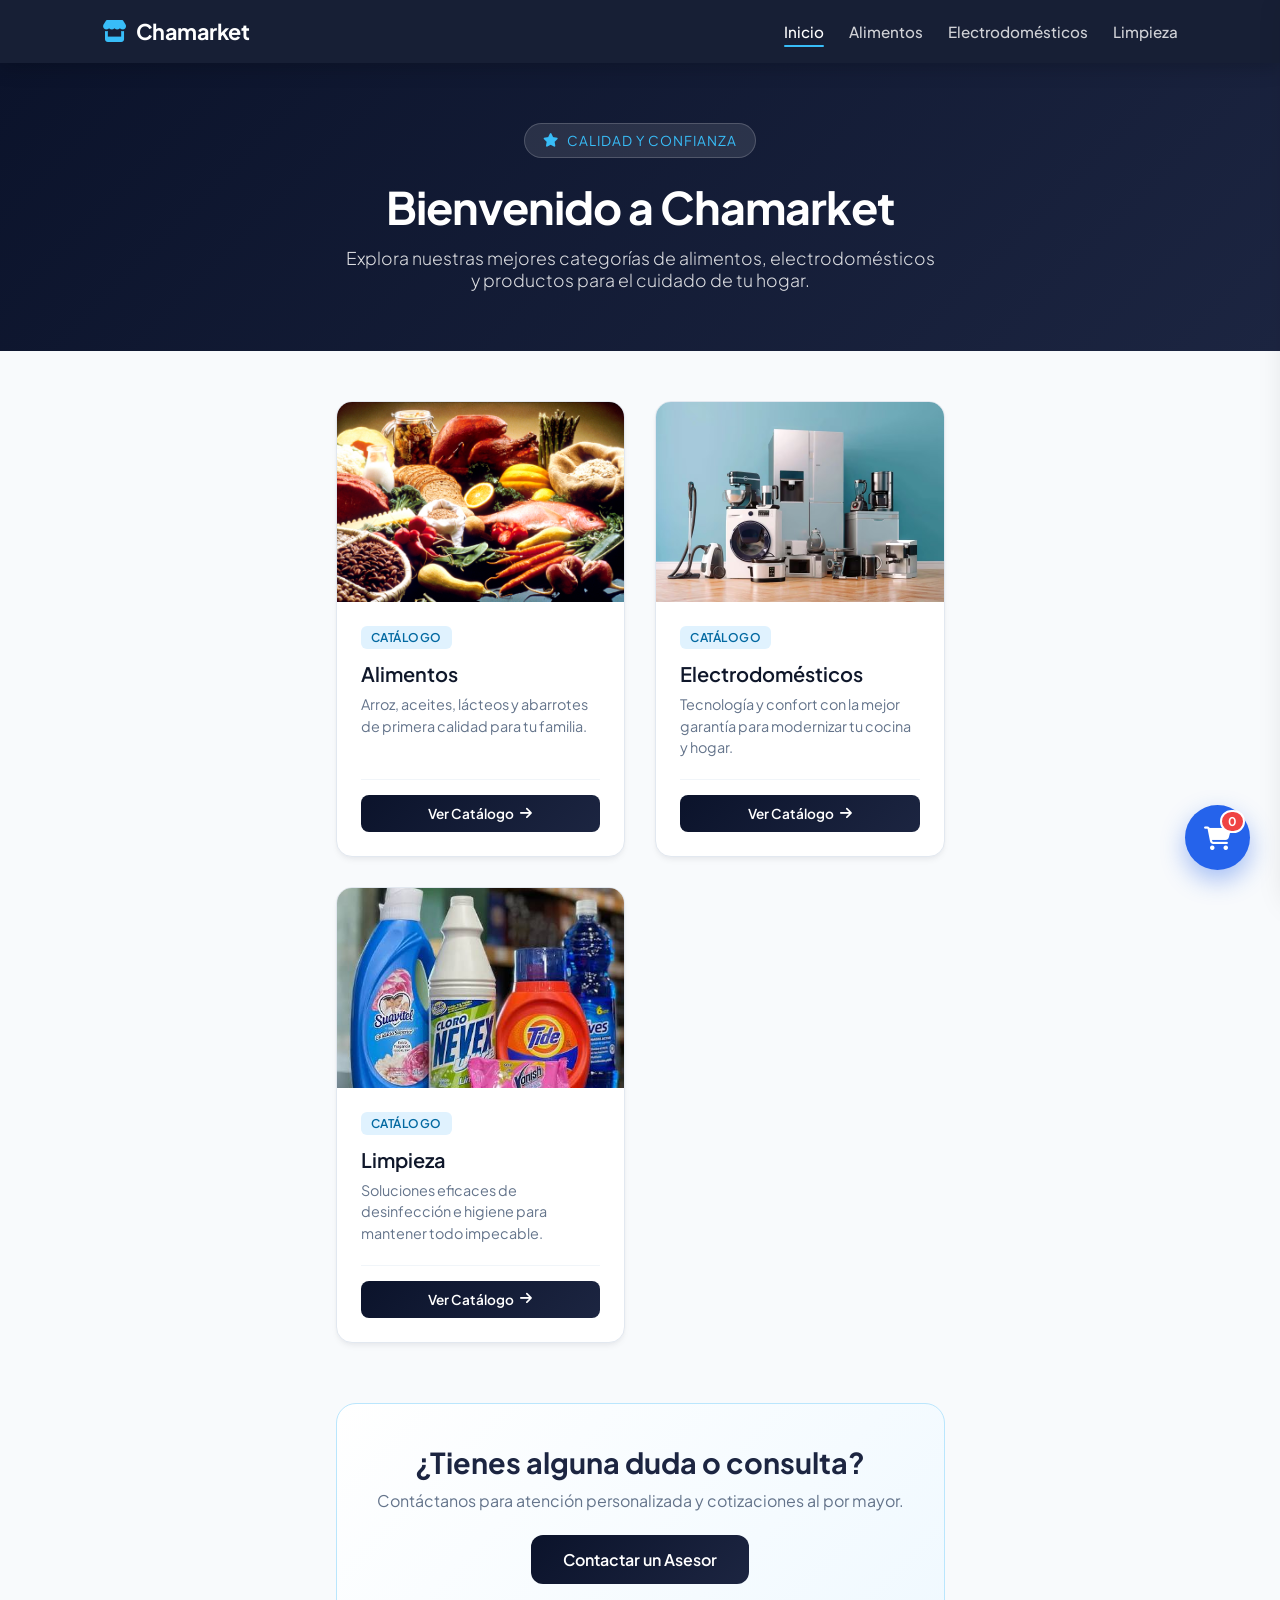
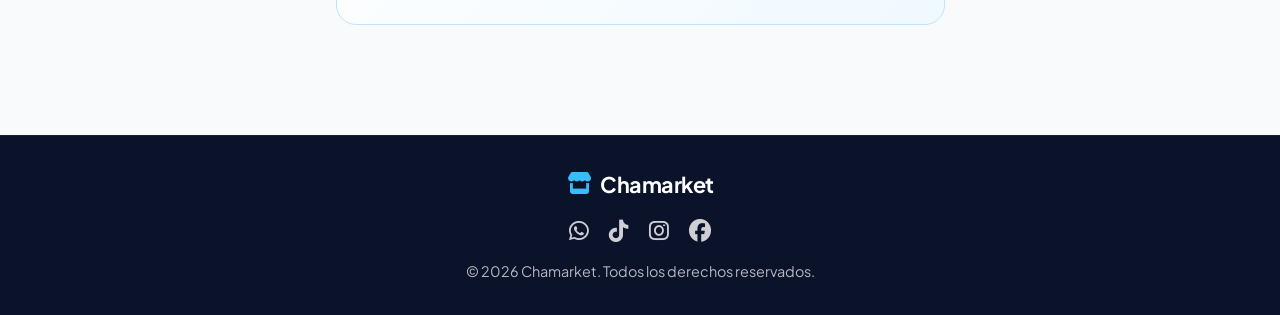
<file: index.html>
<!DOCTYPE html>
<html lang="es">
<head>
  <meta charset="UTF-8">
  <meta name="viewport" content="width=device-width, initial-scale=1.0">
  <title>Chamarket - Catálogos para el Hogar</title>
  <link rel="stylesheet" href="https://cdnjs.cloudflare.com/ajax/libs/font-awesome/6.4.0/css/all.min.css">
  <link href="https://fonts.googleapis.com/css2?family=Plus+Jakarta+Sans:wght@300;400;500;600;700&display=swap" rel="stylesheet">
  <link rel="stylesheet" href="css/estilos.css">
  <script src="js/script.js" defer></script>
</head>
<body>

  <header>
    <a href="index.html" class="logo">
      <i class="fa-solid fa-store"></i> Chamarket
    </a>
    <nav>
      <a href="index.html" class="active">Inicio</a>
      <a href="alimentos.html">Alimentos</a>
      <a href="electrodomesticos.html">Electrodomésticos</a>
      <a href="limpieza.html">Limpieza</a>
    </nav>
  </header>

  <section class="hero">
    <div class="hero-badge">
      <i class="fa-solid fa-star"></i> Calidad y Confianza
    </div>
    <h1>Bienvenido a Chamarket</h1>
    <p>Explora nuestras mejores categorías de alimentos, electrodomésticos y productos para el cuidado de tu hogar.</p>
  </section>

  <main class="container">
    <div class="products-grid">

      <!-- Tarjeta 1 -->
      <div class="product-card">
        <div class="product-image">
            <img src="img/alimentos.jpg" alt="Sección de Alimentos">
        </div>
        <div class="product-info">
          <span class="badge">Catálogo</span>
          <h3 class="product-title">Alimentos</h3>
          <p class="product-description">Arroz, aceites, lácteos y abarrotes de primera calidad para tu familia.</p>
          <div class="product-footer">
            <a href="alimentos.html" class="btn-consultar" style="width: 100%; justify-content: center;">Ver Catálogo <i class="fa-solid fa-arrow-right"></i></a>
          </div>
        </div>
      </div>

      <!-- Tarjeta 2 -->
      <div class="product-card">
        <div class="product-image">
          <img src="img/electrodomesticos.jpg" alt="Sección de Electrodomésticos">
        </div>
        <div class="product-info">
          <span class="badge">Catálogo</span>
          <h3 class="product-title">Electrodomésticos</h3>
          <p class="product-description">Tecnología y confort con la mejor garantía para modernizar tu cocina y hogar.</p>
          <div class="product-footer">
            <a href="electrodomesticos.html" class="btn-consultar" style="width: 100%; justify-content: center;">Ver Catálogo <i class="fa-solid fa-arrow-right"></i></a>
          </div>
        </div>
      </div>

      <!-- Tarjeta 3 -->
      <div class="product-card">
        <div class="product-image">
          <img src="img/limpieza.jpg" alt="Sección de Limpieza">
        </div>
        <div class="product-info">
          <span class="badge">Catálogo</span>
          <h3 class="product-title">Limpieza</h3>
          <p class="product-description">Soluciones eficaces de desinfección e higiene para mantener todo impecable.</p>
          <div class="product-footer">
            <a href="limpieza.html" class="btn-consultar" style="width: 100%; justify-content: center;">Ver Catálogo <i class="fa-solid fa-arrow-right"></i></a>
          </div>
        </div>
      </div>

    </div>

    <section class="contact-card">
      <h2>¿Tienes alguna duda o consulta?</h2>
      <p>Contáctanos para atención personalizada y cotizaciones al por mayor.</p>
      <a href="consulta.html" class="btn-consultar btn-lg">Contactar un Asesor</a>
    </section>
  </main>

  <footer>
    <div class="logo">
      <i class="fa-solid fa-store"></i> Chamarket
    </div>
    <div class="social-links">
      <a href="https://www.whatsapp.com" target="_blank" rel="noopener noreferrer" title="WhatsApp"><i class="fa-brands fa-whatsapp"></i></a>
      <a href="https://www.tiktok.com" target="_blank" rel="noopener noreferrer" title="TikTok"><i class="fa-brands fa-tiktok"></i></a>
      <a href="https://www.instagram.com" target="_blank" rel="noopener noreferrer" title="Instagram"><i class="fa-brands fa-instagram"></i></a>
      <a href="https://www.facebook.com" target="_blank" rel="noopener noreferrer" title="Facebook"><i class="fa-brands fa-facebook"></i></a>
    </div>
    <p>&copy; 2026 Chamarket. Todos los derechos reservados.</p>
  </footer>

</body>
</html>
</file>
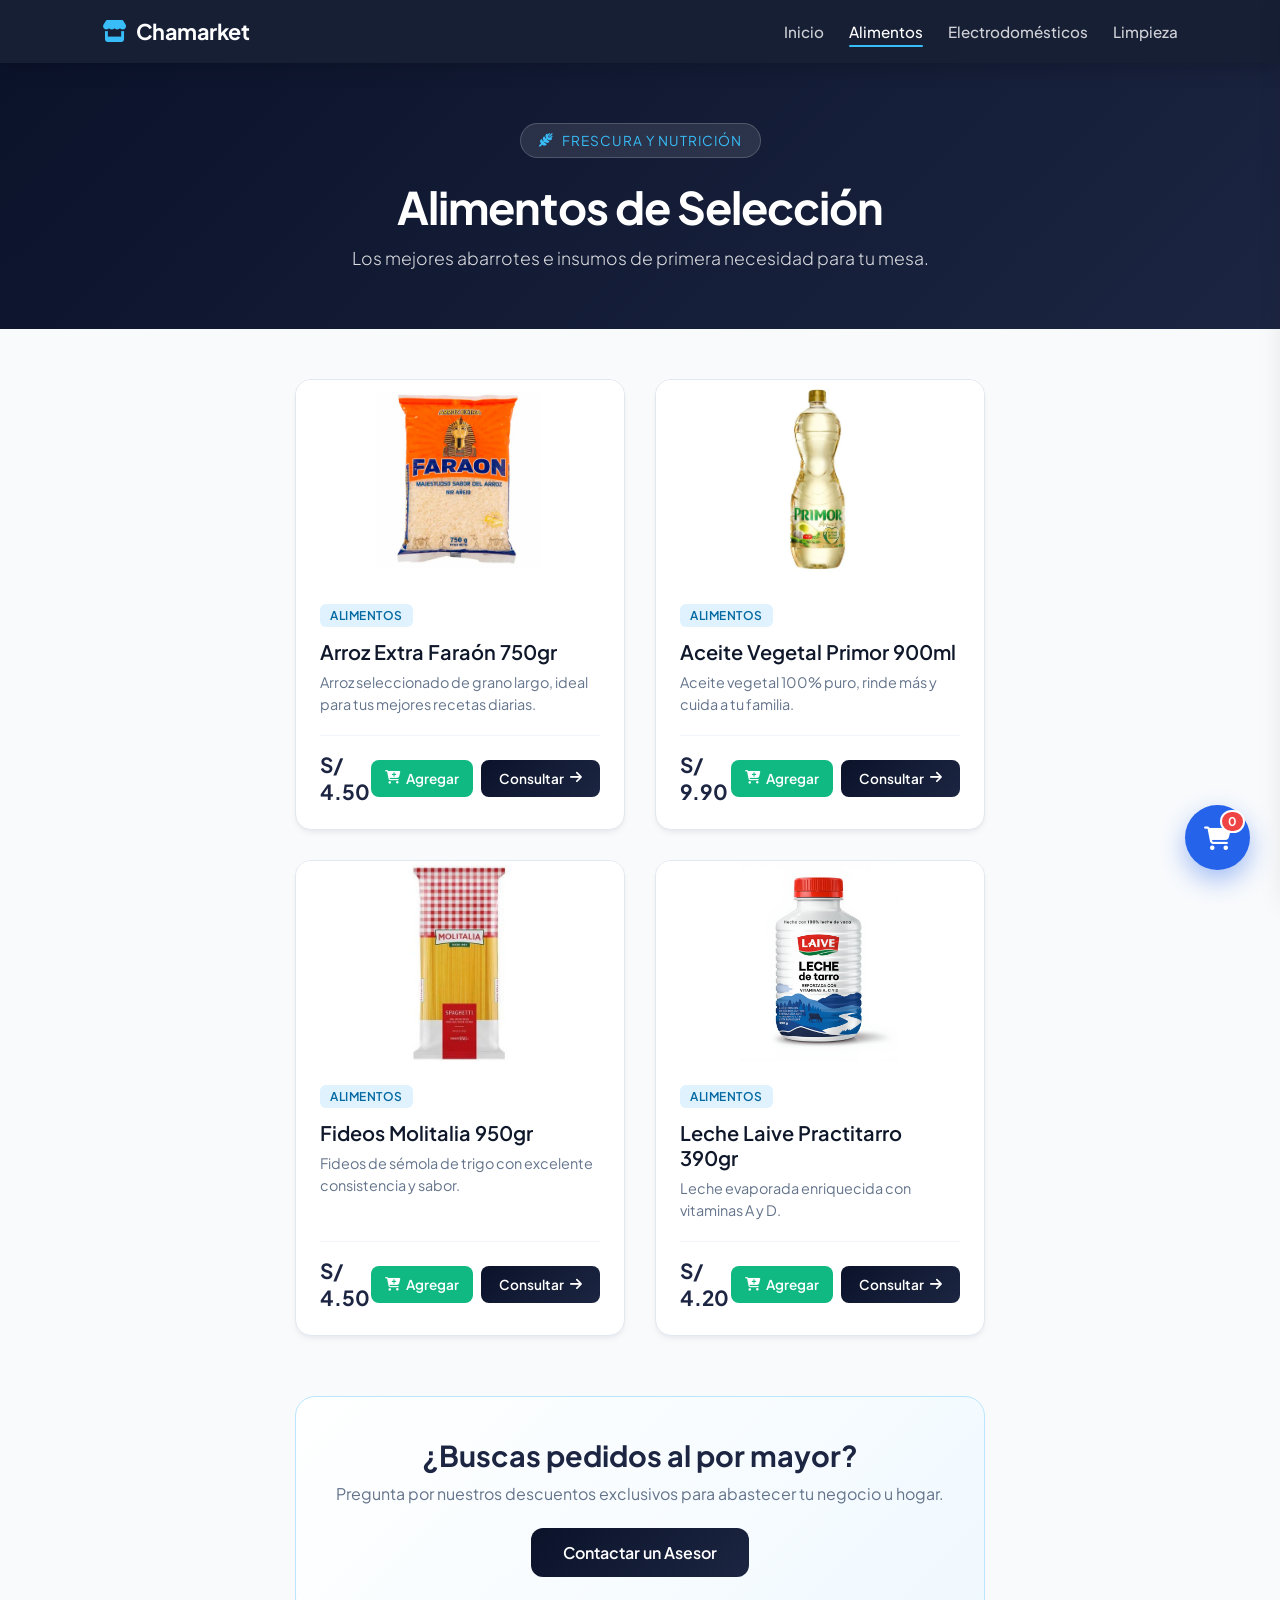
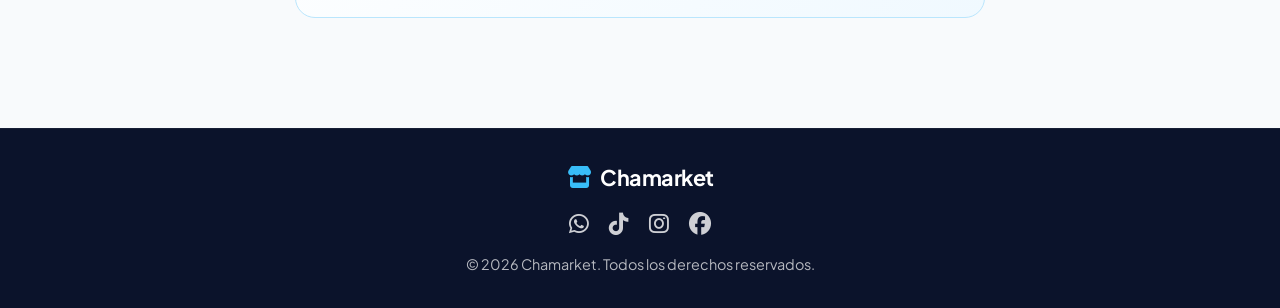
<file: alimentos.html>
<!DOCTYPE html>
<html lang="es">
<head>
  <meta charset="UTF-8">
  <meta name="viewport" content="width=device-width, initial-scale=1.0">
  <title>Alimentos - Chamarket</title>
  <link rel="stylesheet" href="https://cdnjs.cloudflare.com/ajax/libs/font-awesome/6.4.0/css/all.min.css">
  <link href="https://fonts.googleapis.com/css2?family=Plus+Jakarta+Sans:wght@300;400;500;600;700&display=swap" rel="stylesheet">
  <link rel="stylesheet" href="css/estilos.css">
  <script src="js/script.js" defer></script>
</head>
<body>

  <header>
    <a href="index.html" class="logo">
      <i class="fa-solid fa-store"></i> Chamarket
    </a>
    <nav>
      <a href="index.html">Inicio</a>
      <a href="alimentos.html" class="active">Alimentos</a>
      <a href="electrodomesticos.html">Electrodomésticos</a>
      <a href="limpieza.html">Limpieza</a>
    </nav>
  </header>

  <section class="hero">
    <div class="hero-badge">
      <i class="fa-solid fa-wheat-awn"></i> Frescura y Nutrición
    </div>
    <h1>Alimentos de Selección</h1>
    <p>Los mejores abarrotes e insumos de primera necesidad para tu mesa.</p>
  </section>

  <main class="container">
    <div class="products-grid">

      <!-- Producto 1 -->
      <div class="product-card">
        <div class="product-image">
          <img src="img/arroz.jpg" alt="Arroz Superior">
        </div>
        <div class="product-info">
          <span class="badge">Alimentos</span>
          <h3 class="product-title">Arroz Extra Faraón 750gr</h3>
          <p class="product-description">Arroz seleccionado de grano largo, ideal para tus mejores recetas diarias.</p>
          <div class="product-footer">
            <div class="product-price">S/ 4.50</div>
            <div style="display: flex; gap: 8px; align-items: center;">
              <button class="btn-agregar-prod"><i class="fa-solid fa-cart-plus"></i> Agregar</button>
              <a href="consulta.html" class="btn-consultar">Consultar <i class="fa-solid fa-arrow-right"></i></a>
            </div>
          </div>
        </div>
      </div>

      <!-- Producto 2 -->
      <div class="product-card">
        <div class="product-image">
          <img src="img/aceite.jpg" alt="Aceite Vegetal">
        </div>
        <div class="product-info">
          <span class="badge">Alimentos</span>
          <h3 class="product-title">Aceite Vegetal Primor 900ml</h3>
          <p class="product-description">Aceite vegetal 100% puro, rinde más y cuida a tu familia.</p>
          <div class="product-footer">
            <div class="product-price">S/ 9.90</div>
            <div style="display: flex; gap: 8px; align-items: center;">
              <button class="btn-agregar-prod"><i class="fa-solid fa-cart-plus"></i> Agregar</button>
              <a href="consulta.html" class="btn-consultar">Consultar <i class="fa-solid fa-arrow-right"></i></a>
            </div>
          </div>
        </div>
      </div>

      <!-- Producto 3 -->
      <div class="product-card">
        <div class="product-image">
          <img src="img/fideos.jpg" alt="Fideos Especiales">
        </div>
        <div class="product-info">
          <span class="badge">Alimentos</span>
          <h3 class="product-title">Fideos Molitalia 950gr</h3>
          <p class="product-description">Fideos de sémola de trigo con excelente consistencia y sabor.</p>
          <div class="product-footer">
            <div class="product-price">S/ 4.50</div>
            <div style="display: flex; gap: 8px; align-items: center;">
              <button class="btn-agregar-prod"><i class="fa-solid fa-cart-plus"></i> Agregar</button>
              <a href="consulta.html" class="btn-consultar">Consultar <i class="fa-solid fa-arrow-right"></i></a>
            </div>
          </div>
        </div>
      </div>

      <!-- Producto 4 -->
      <div class="product-card">
        <div class="product-image">
          <img src="img/leche.jpg" alt="Leche Entera">
        </div>
        <div class="product-info">
          <span class="badge">Alimentos</span>
          <h3 class="product-title">Leche Laive Practitarro 390gr</h3>
          <p class="product-description">Leche evaporada enriquecida con vitaminas A y D.</p>
          <div class="product-footer">
            <div class="product-price">S/ 4.20</div>
            <div style="display: flex; gap: 8px; align-items: center;">
              <button class="btn-agregar-prod"><i class="fa-solid fa-cart-plus"></i> Agregar</button>
              <a href="consulta.html" class="btn-consultar">Consultar <i class="fa-solid fa-arrow-right"></i></a>
            </div>
          </div>
        </div>
      </div>

    </div>

    <section class="contact-card">
      <h2>¿Buscas pedidos al por mayor?</h2>
      <p>Pregunta por nuestros descuentos exclusivos para abastecer tu negocio u hogar.</p>
      <a href="consulta.html" class="btn-consultar btn-lg">Contactar un Asesor</a>
    </section>
  </main>

  <footer>
    <div class="logo">
      <i class="fa-solid fa-store"></i> Chamarket
    </div>
    <div class="social-links">
      <a href="https://www.whatsapp.com" target="_blank" rel="noopener noreferrer" title="WhatsApp"><i class="fa-brands fa-whatsapp"></i></a>
      <a href="https://www.tiktok.com" target="_blank" rel="noopener noreferrer" title="TikTok"><i class="fa-brands fa-tiktok"></i></a>
      <a href="https://www.instagram.com" target="_blank" rel="noopener noreferrer" title="Instagram"><i class="fa-brands fa-instagram"></i></a>
      <a href="https://www.facebook.com" target="_blank" rel="noopener noreferrer" title="Facebook"><i class="fa-brands fa-facebook"></i></a>
    </div>
    <p>&copy; 2026 Chamarket. Todos los derechos reservados.</p>
  </footer>

</body>
</html>
</file>
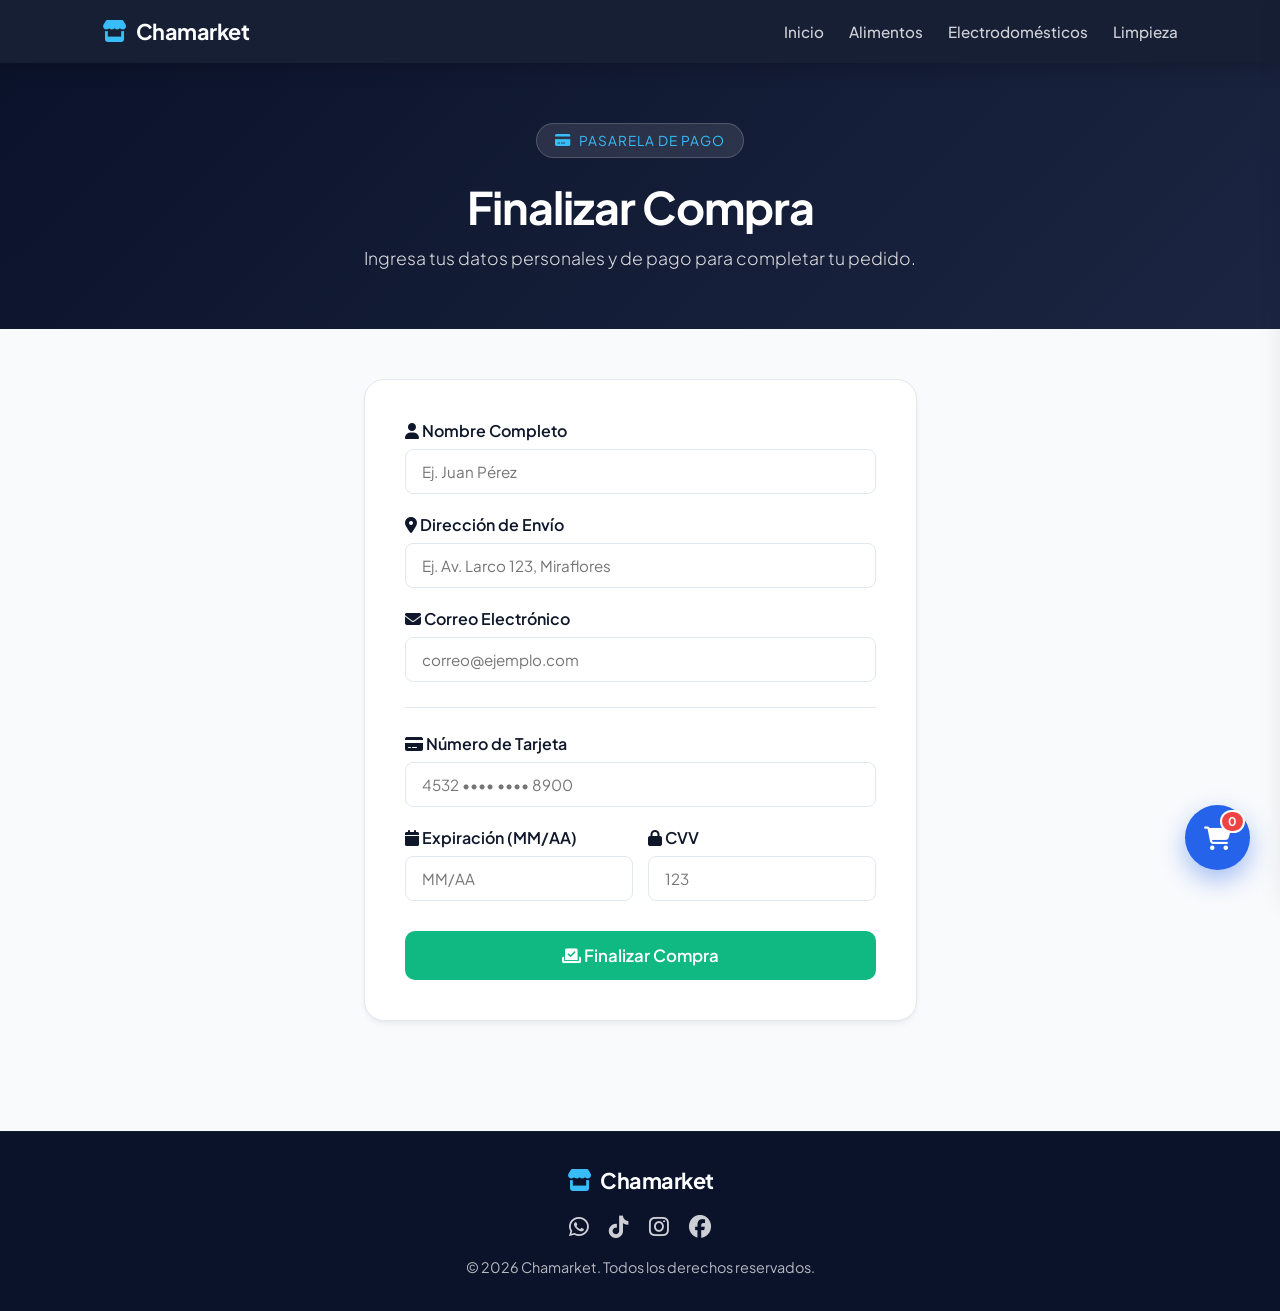
<file: checkout.html>
<!DOCTYPE html>
<html lang="es">
<head>
  <meta charset="UTF-8">
  <meta name="viewport" content="width=device-width, initial-scale=1.0">
  <title>Finalizar Compra - Chamarket</title>
  <link rel="stylesheet" href="https://cdnjs.cloudflare.com/ajax/libs/font-awesome/6.4.0/css/all.min.css">
  <link href="https://fonts.googleapis.com/css2?family=Plus+Jakarta+Sans:wght@300;400;500;600;700&display=swap" rel="stylesheet">
  <link rel="stylesheet" href="css/estilos.css">
  <script src="js/script.js" defer></script>
</head>
<body>

  <header>
    <a href="index.html" class="logo">
      <i class="fa-solid fa-store"></i> Chamarket
    </a>
    <nav>
      <a href="index.html">Inicio</a>
      <a href="alimentos.html">Alimentos</a>
      <a href="electrodomesticos.html">Electrodomésticos</a>
      <a href="limpieza.html">Limpieza</a>
    </nav>
  </header>

  <section class="hero">
    <div class="hero-badge">
      <i class="fa-solid fa-credit-card"></i> Pasarela de Pago
    </div>
    <h1>Finalizar Compra</h1>
    <p>Ingresa tus datos personales y de pago para completar tu pedido.</p>
  </section>

  <main class="container">
    <div class="form-card" style="max-width: 650px;">
      <form id="formCheckout">
        
        <div class="form-group">
          <label for="nombreCompleto"><i class="fa-solid fa-user"></i> Nombre Completo</label>
          <input type="text" id="nombreCompleto" class="form-control" placeholder="Ej. Juan Pérez" required>
        </div>

        <div class="form-group">
          <label for="direccionEnvio"><i class="fa-solid fa-location-dot"></i> Dirección de Envío</label>
          <input type="text" id="direccionEnvio" class="form-control" placeholder="Ej. Av. Larco 123, Miraflores" required>
        </div>

        <div class="form-group">
          <label for="emailCheckout"><i class="fa-solid fa-envelope"></i> Correo Electrónico</label>
          <input type="email" id="emailCheckout" class="form-control" placeholder="correo@ejemplo.com" required>
        </div>

        <hr style="border: 0; border-top: 1px solid var(--border-color); margin: 25px 0;">

        <div class="form-group">
          <label for="numeroTarjeta"><i class="fa-solid fa-credit-card"></i> Número de Tarjeta</label>
          <input type="text" id="numeroTarjeta" class="form-control" placeholder="4532 •••• •••• 8900" maxlength="19" required>
        </div>

        <div style="display: grid; grid-template-columns: 1fr 1fr; gap: 15px;">
          <div class="form-group">
            <label for="vencimiento"><i class="fa-solid fa-calendar"></i> Expiración (MM/AA)</label>
            <input type="text" id="vencimiento" class="form-control" placeholder="MM/AA" maxlength="5" required>
          </div>
          <div class="form-group">
            <label for="cvv"><i class="fa-solid fa-lock"></i> CVV</label>
            <input type="password" id="cvv" class="form-control" placeholder="123" maxlength="4" required>
          </div>
        </div>

        <button type="submit" id="btn-checkout" class="btn-checkout" style="width: 100%; margin-top: 10px; padding: 14px; font-size: 1.05rem;">
          <i class="fa-solid fa-check-to-slot"></i> Finalizar Compra
        </button>
      </form>
    </div>
  </main>

  <!-- Modal de Compra Exitosa -->
  <div class="modal-overlay" id="successModal">
    <div class="modal-box">
      <i class="fa-solid fa-circle-check success-icon" style="font-size: 3.5rem; color: #10b981;"></i>
      <h3>¡Compra Realizada con Éxito!</h3>
      <p>Tus datos han sido verificados correctamente. Hemos enviado el comprobante a tu correo electrónico y tu pedido está en camino.</p>
      <button class="modal-close" id="btnSuccessClose">Aceptar y Volver al Inicio</button>
    </div>
  </div>

  <footer>
    <div class="logo">
      <i class="fa-solid fa-store"></i> Chamarket
    </div>
    <div class="social-links">
      <a href="https://www.whatsapp.com" target="_blank" rel="noopener noreferrer" title="WhatsApp"><i class="fa-brands fa-whatsapp"></i></a>
      <a href="https://www.tiktok.com" target="_blank" rel="noopener noreferrer" title="TikTok"><i class="fa-brands fa-tiktok"></i></a>
      <a href="https://www.instagram.com" target="_blank" rel="noopener noreferrer" title="Instagram"><i class="fa-brands fa-instagram"></i></a>
      <a href="https://www.facebook.com" target="_blank" rel="noopener noreferrer" title="Facebook"><i class="fa-brands fa-facebook"></i></a>
    </div>
    <p>&copy; 2026 Chamarket. Todos los derechos reservados.</p>
  </footer>

  <script>
    // Lógica de validación y API de pago
    document.getElementById('formCheckout').addEventListener('submit', function(e) {
      e.preventDefault();

      const nombre = document.getElementById('nombreCompleto').value.trim();
      const direccion = document.getElementById('direccionEnvio').value.trim();
      const correo = document.getElementById('emailCheckout').value.trim();
      const tarjeta = document.getElementById('numeroTarjeta').value.trim();
      const cvv = document.getElementById('cvv').value.trim();

      // =========================================================================
      // ESPACIO PARA API O JAVASCRIPT QUE VERIFIQUE SI LOS DATOS SON VERÍDICOS
      // =========================================================================
      /* 
        Aquí puedes integrar una llamada fetch() a tu API de pasarela de pagos 
        (ej. Stripe, Culqi, MercadoPago) o una validación personalizada:
        
        Ejemplo con API:
        fetch('https://tu-api-pagos.com/verificar', {
          method: 'POST',
          body: JSON.stringify({ tarjeta, cvv })
        }).then(res => res.json()).then(data => { ... })
      */

      // Validación básica simulada de veracidad de datos
      const tarjetaValida = tarjeta.length >= 15; // Validación simple de longitud de tarjeta
      const cvvValido = cvv.length >= 3;

      if (!tarjetaValida || !cvvValido) {
        alert('Por favor, ingresa datos de tarjeta válidos.');
        return;
      }

      // Si todos los datos son verídicos, mostramos la ventana modal con el check de éxito
      const successModal = document.getElementById('successModal');
      successModal.classList.add('active');

      // Limpiamos el carrito guardado
      localStorage.removeItem('chamarket_cart');
    });

    document.getElementById('btnSuccessClose').addEventListener('click', function() {
      window.location.href = 'index.html';
    });
  </script>

</body>
</html>
</file>
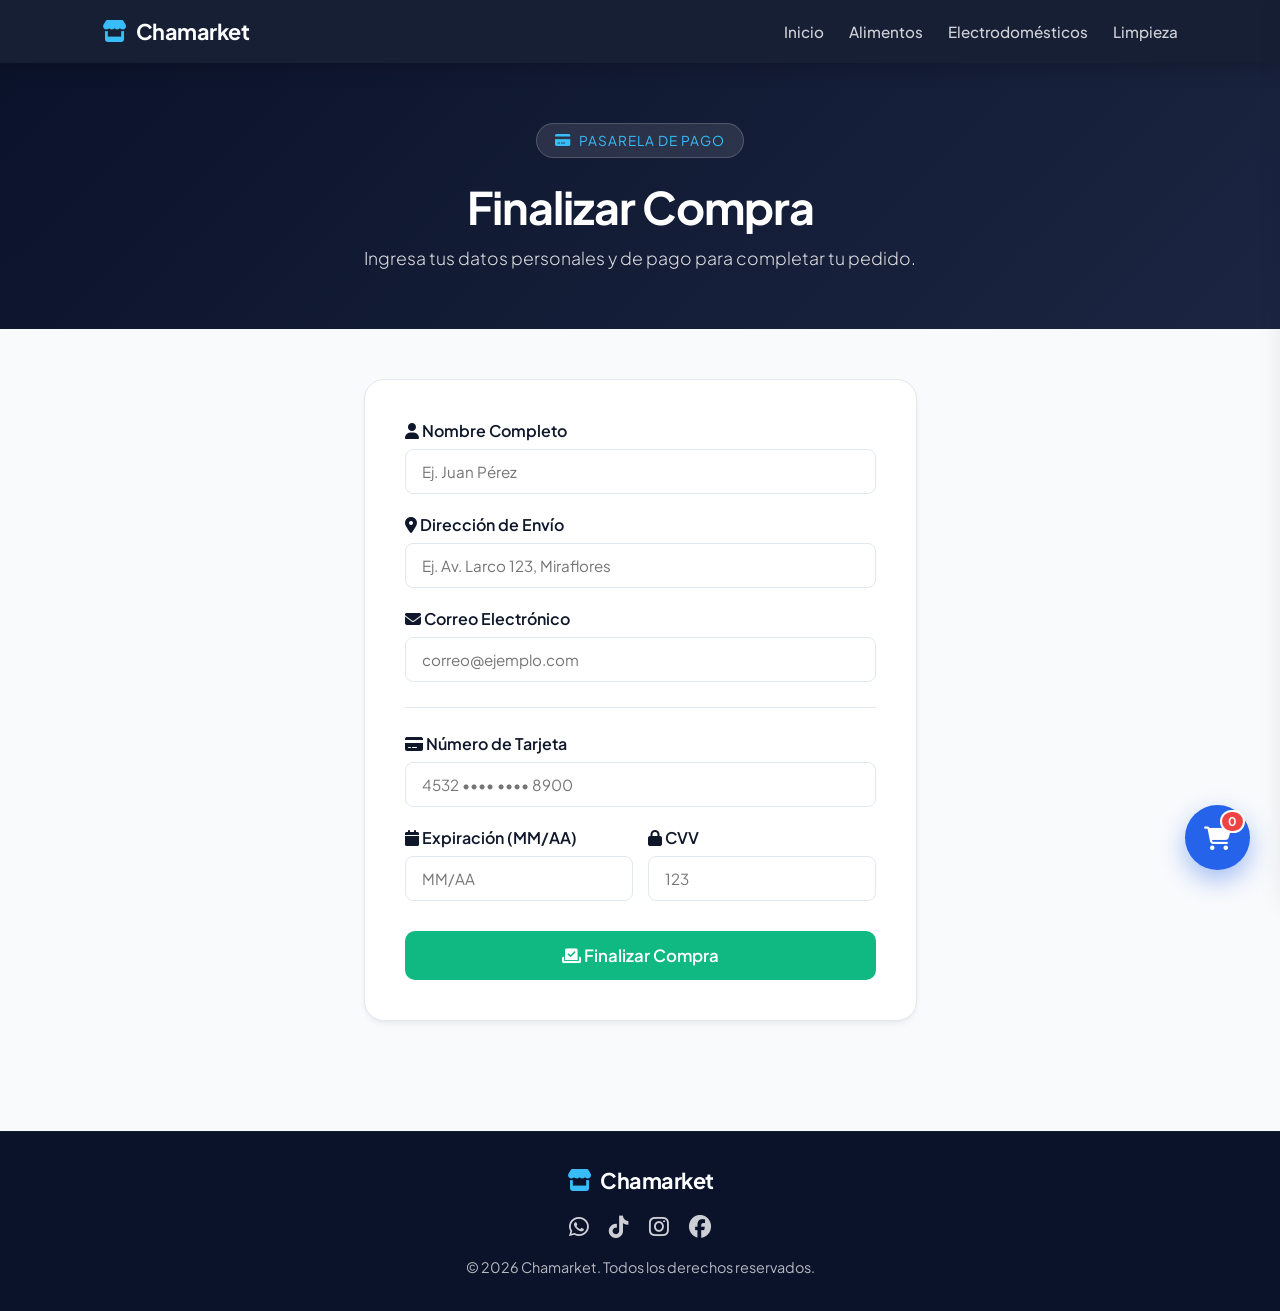
<file: compra.html>
<!DOCTYPE html>
<html lang="es">
<head>
  <meta charset="UTF-8">
  <meta name="viewport" content="width=device-width, initial-scale=1.0">
  <title>Finalizar Compra - Chamarket</title>
  <link rel="stylesheet" href="https://cdnjs.cloudflare.com/ajax/libs/font-awesome/6.4.0/css/all.min.css">
  <link href="https://fonts.googleapis.com/css2?family=Plus+Jakarta+Sans:wght@300;400;500;600;700&display=swap" rel="stylesheet">
  <link rel="stylesheet" href="css/estilos.css">
  <script src="js/script.js" defer></script>
</head>
<body>

  <header>
    <a href="index.html" class="logo">
      <i class="fa-solid fa-store"></i> Chamarket
    </a>
    <nav>
      <a href="index.html">Inicio</a>
      <a href="alimentos.html">Alimentos</a>
      <a href="electrodomesticos.html">Electrodomésticos</a>
      <a href="limpieza.html">Limpieza</a>
    </nav>
  </header>

  <section class="hero">
    <div class="hero-badge">
      <i class="fa-solid fa-credit-card"></i> Pasarela de Pago
    </div>
    <h1>Finalizar Compra</h1>
    <p>Ingresa tus datos personales y de pago para completar tu pedido.</p>
  </section>

  <main class="container">
    <div class="form-card" style="max-width: 650px;">
      <form id="formCheckout">
        
        <div class="form-group">
          <label for="nombreCompleto"><i class="fa-solid fa-user"></i> Nombre Completo</label>
          <input type="text" id="nombreCompleto" class="form-control" placeholder="Ej. Juan Pérez" required>
        </div>

        <div class="form-group">
          <label for="direccionEnvio"><i class="fa-solid fa-location-dot"></i> Dirección de Envío</label>
          <input type="text" id="direccionEnvio" class="form-control" placeholder="Ej. Av. Larco 123, Miraflores" required>
        </div>

        <div class="form-group">
          <label for="emailCheckout"><i class="fa-solid fa-envelope"></i> Correo Electrónico</label>
          <input type="email" id="emailCheckout" class="form-control" placeholder="correo@ejemplo.com" required>
        </div>

        <hr style="border: 0; border-top: 1px solid var(--border-color); margin: 25px 0;">

        <div class="form-group">
          <label for="numeroTarjeta"><i class="fa-solid fa-credit-card"></i> Número de Tarjeta</label>
          <input type="text" id="numeroTarjeta" class="form-control" placeholder="4532 •••• •••• 8900" maxlength="19" required>
        </div>

        <div style="display: grid; grid-template-columns: 1fr 1fr; gap: 15px;">
          <div class="form-group">
            <label for="vencimiento"><i class="fa-solid fa-calendar"></i> Expiración (MM/AA)</label>
            <input type="text" id="vencimiento" class="form-control" placeholder="MM/AA" maxlength="5" required>
          </div>
          <div class="form-group">
            <label for="cvv"><i class="fa-solid fa-lock"></i> CVV</label>
            <input type="password" id="cvv" class="form-control" placeholder="123" maxlength="4" required>
          </div>
        </div>

        <button type="submit" class="btn-checkout" style="width: 100%; margin-top: 10px; padding: 14px; font-size: 1.05rem;">
          <i class="fa-solid fa-check-to-slot"></i> Finalizar Compra
        </button>
      </form>
    </div>
  </main>

  <!-- Modal de Compra Exitosa -->
  <div class="modal-overlay" id="successModal">
    <div class="modal-box">
      <i class="fa-solid fa-circle-check success-icon" style="font-size: 3.5rem; color: #10b981;"></i>
      <h3>¡Compra Realizada con Éxito!</h3>
      <p>Tus datos han sido verificados correctamente. Hemos enviado el comprobante a tu correo electrónico y tu pedido está en camino.</p>
      <button class="modal-close" id="btnSuccessClose">Aceptar y Volver al Inicio</button>
    </div>
  </div>

  <footer>
    <div class="logo">
      <i class="fa-solid fa-store"></i> Chamarket
    </div>
    <div class="social-links">
      <a href="https://www.whatsapp.com" target="_blank" rel="noopener noreferrer" title="WhatsApp"><i class="fa-brands fa-whatsapp"></i></a>
      <a href="https://www.tiktok.com" target="_blank" rel="noopener noreferrer" title="TikTok"><i class="fa-brands fa-tiktok"></i></a>
      <a href="https://www.instagram.com" target="_blank" rel="noopener noreferrer" title="Instagram"><i class="fa-brands fa-instagram"></i></a>
      <a href="https://www.facebook.com" target="_blank" rel="noopener noreferrer" title="Facebook"><i class="fa-brands fa-facebook"></i></a>
    </div>
    <p>&copy; 2026 Chamarket. Todos los derechos reservados.</p>
  </footer>

  <script>
    // Lógica de validación y API de pago
    document.getElementById('formCheckout').addEventListener('submit', function(e) {
      e.preventDefault();

      const nombre = document.getElementById('nombreCompleto').value.trim();
      const direccion = document.getElementById('direccionEnvio').value.trim();
      const correo = document.getElementById('emailCheckout').value.trim();
      const tarjeta = document.getElementById('numeroTarjeta').value.trim();
      const cvv = document.getElementById('cvv').value.trim();

      // =========================================================================
      // ESPACIO PARA API O JAVASCRIPT QUE VERIFIQUE SI LOS DATOS SON VERÍDICOS
      // =========================================================================
      /* 
        Aquí puedes integrar una llamada fetch() a tu API de pasarela de pagos 
        (ej. Stripe, Culqi, MercadoPago) o una validación personalizada:
        
        Ejemplo con API:
        fetch('https://tu-api-pagos.com/verificar', {
          method: 'POST',
          body: JSON.stringify({ tarjeta, cvv })
        }).then(res => res.json()).then(data => { ... })
      */

      // Validación básica simulada de veracidad de datos
      const tarjetaValida = tarjeta.length >= 15; // Validación simple de longitud de tarjeta
      const cvvValido = cvv.length >= 3;

      if (!tarjetaValida || !cvvValido) {
        alert('Por favor, ingresa datos de tarjeta válidos.');
        return;
      }

      // Si todos los datos son verídicos, mostramos la ventana modal con el check de éxito
      const successModal = document.getElementById('successModal');
      successModal.classList.add('active');

      // Limpiamos el carrito guardado
      localStorage.removeItem('chamarket_cart');
    });

    document.getElementById('btnSuccessClose').addEventListener('click', function() {
      window.location.href = 'index.html';
    });
  </script>

</body>
</html>
</file>
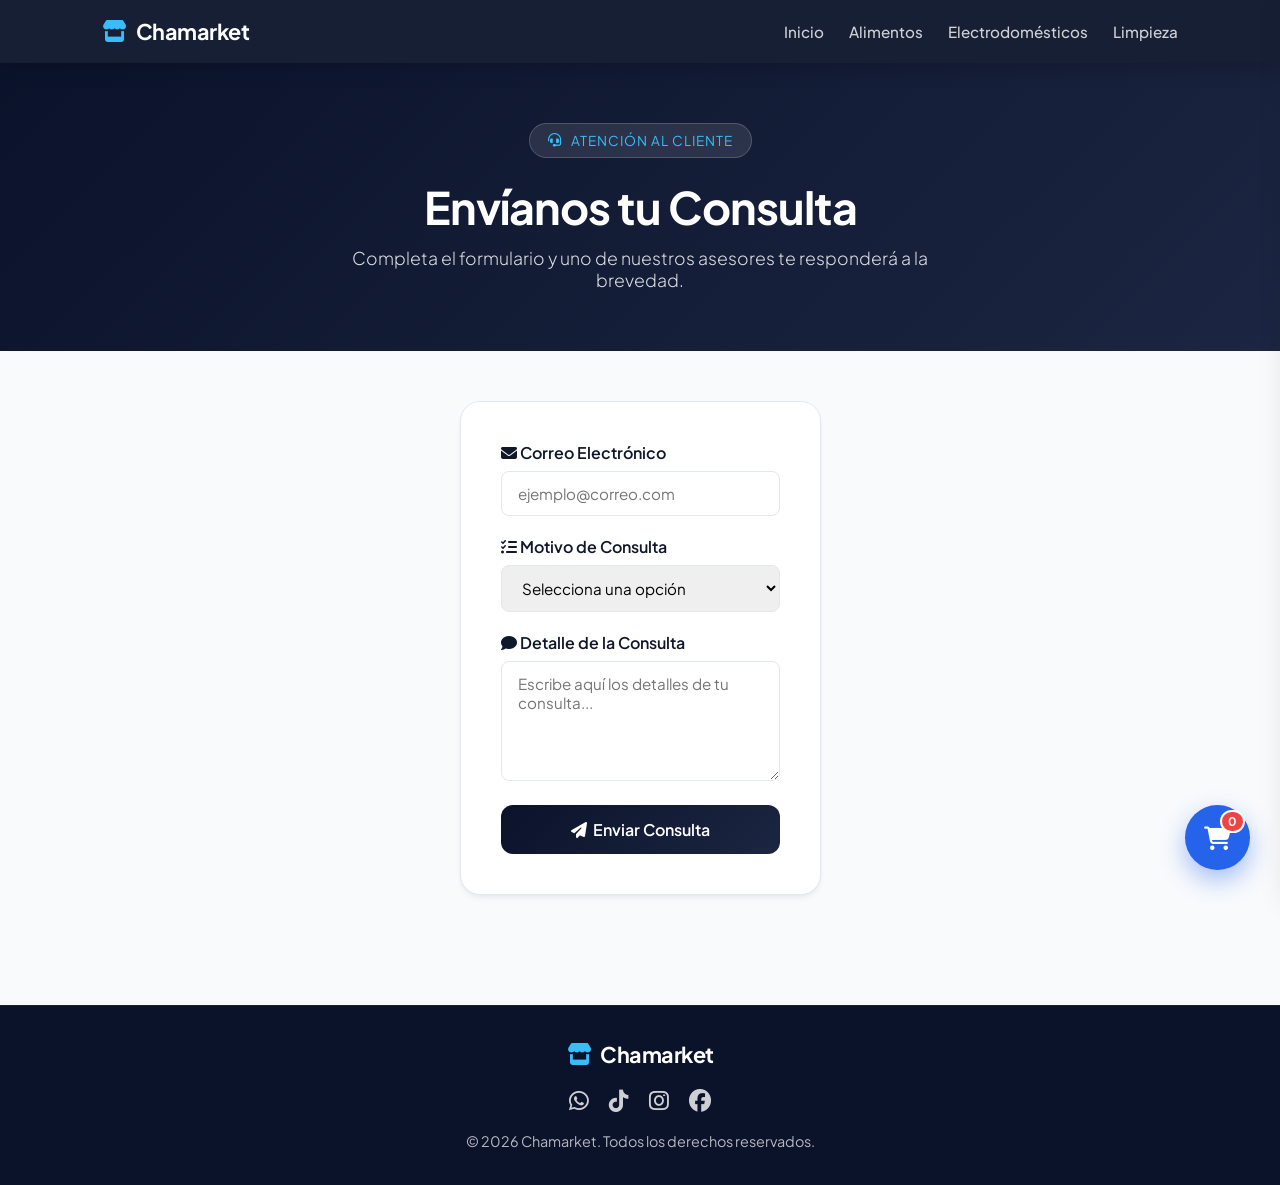
<file: consulta.html>
<!DOCTYPE html>
<html lang="es">
<head>
  <meta charset="UTF-8">
  <meta name="viewport" content="width=device-width, initial-scale=1.0">
  <title>Consulta - Chamarket</title>
  <link rel="stylesheet" href="https://cdnjs.cloudflare.com/ajax/libs/font-awesome/6.4.0/css/all.min.css">
  <link href="https://fonts.googleapis.com/css2?family=Plus+Jakarta+Sans:wght@300;400;500;600;700&display=swap" rel="stylesheet">
  <link rel="stylesheet" href="css/estilos.css">
  <script src="js/script.js" defer></script>
</head>
<body>

  <header>
    <a href="index.html" class="logo">
      <i class="fa-solid fa-store"></i> Chamarket
    </a>
    <nav>
      <a href="index.html">Inicio</a>
      <a href="alimentos.html">Alimentos</a>
      <a href="electrodomesticos.html">Electrodomésticos</a>
      <a href="limpieza.html">Limpieza</a>
    </nav>
  </header>

  <section class="hero">
    <div class="hero-badge">
      <i class="fa-solid fa-headset"></i> Atención al Cliente
    </div>
    <h1>Envíanos tu Consulta</h1>
    <p>Completa el formulario y uno de nuestros asesores te responderá a la brevedad.</p>
  </section>

  <main class="container">
    <div class="form-card">
      <div id="mensajeExito" class="alert-success">
        <i class="fa-solid fa-circle-check"></i> ¡Consulta enviada con éxito! Nos pondremos en contacto contigo pronto.
      </div>

      <form id="formConsulta">
        <div class="form-group">
          <label for="correo"><i class="fa-solid fa-envelope"></i> Correo Electrónico</label>
          <input type="email" id="correo" class="form-control" placeholder="ejemplo@correo.com" required>
        </div>

        <div class="form-group">
          <label for="motivo"><i class="fa-solid fa-list-check"></i> Motivo de Consulta</label>
          <select id="motivo" class="form-control" required>
            <option value="" disabled selected>Selecciona una opción</option>
            <option value="disponibilidad">Disponibilidad de producto</option>
            <option value="precios">Precios y compras al por mayor</option>
            <option value="envios">Información sobre envíos</option>
            <option value="garantia">Garantía o soporte</option>
            <option value="otro">Otro motivo</option>
          </select>
        </div>

        <div class="form-group">
          <label for="mensaje"><i class="fa-solid fa-comment"></i> Detalle de la Consulta</label>
          <textarea id="mensaje" class="form-control" placeholder="Escribe aquí los detalles de tu consulta..." required></textarea>
        </div>

        <button type="submit" id="btn-consultar-p" class="btn-consultar btn-lg" style="width: 100%; justify-content: center;">
          <i class="fa-solid fa-paper-plane"></i> Enviar Consulta
        </button>
      </form>
    </div>
  </main>

  <footer>
    <div class="logo">
      <i class="fa-solid fa-store"></i> Chamarket
    </div>
    <div class="social-links">
      <a href="https://www.whatsapp.com" target="_blank" rel="noopener noreferrer" title="WhatsApp"><i class="fa-brands fa-whatsapp"></i></a>
      <a href="https://www.tiktok.com" target="_blank" rel="noopener noreferrer" title="TikTok"><i class="fa-brands fa-tiktok"></i></a>
      <a href="https://www.instagram.com" target="_blank" rel="noopener noreferrer" title="Instagram"><i class="fa-brands fa-instagram"></i></a>
      <a href="https://www.facebook.com" target="_blank" rel="noopener noreferrer" title="Facebook"><i class="fa-brands fa-facebook"></i></a>
    </div>
    <p>&copy; 2026 Chamarket. Todos los derechos reservados.</p>
  </footer>

</body>
</html>
</file>
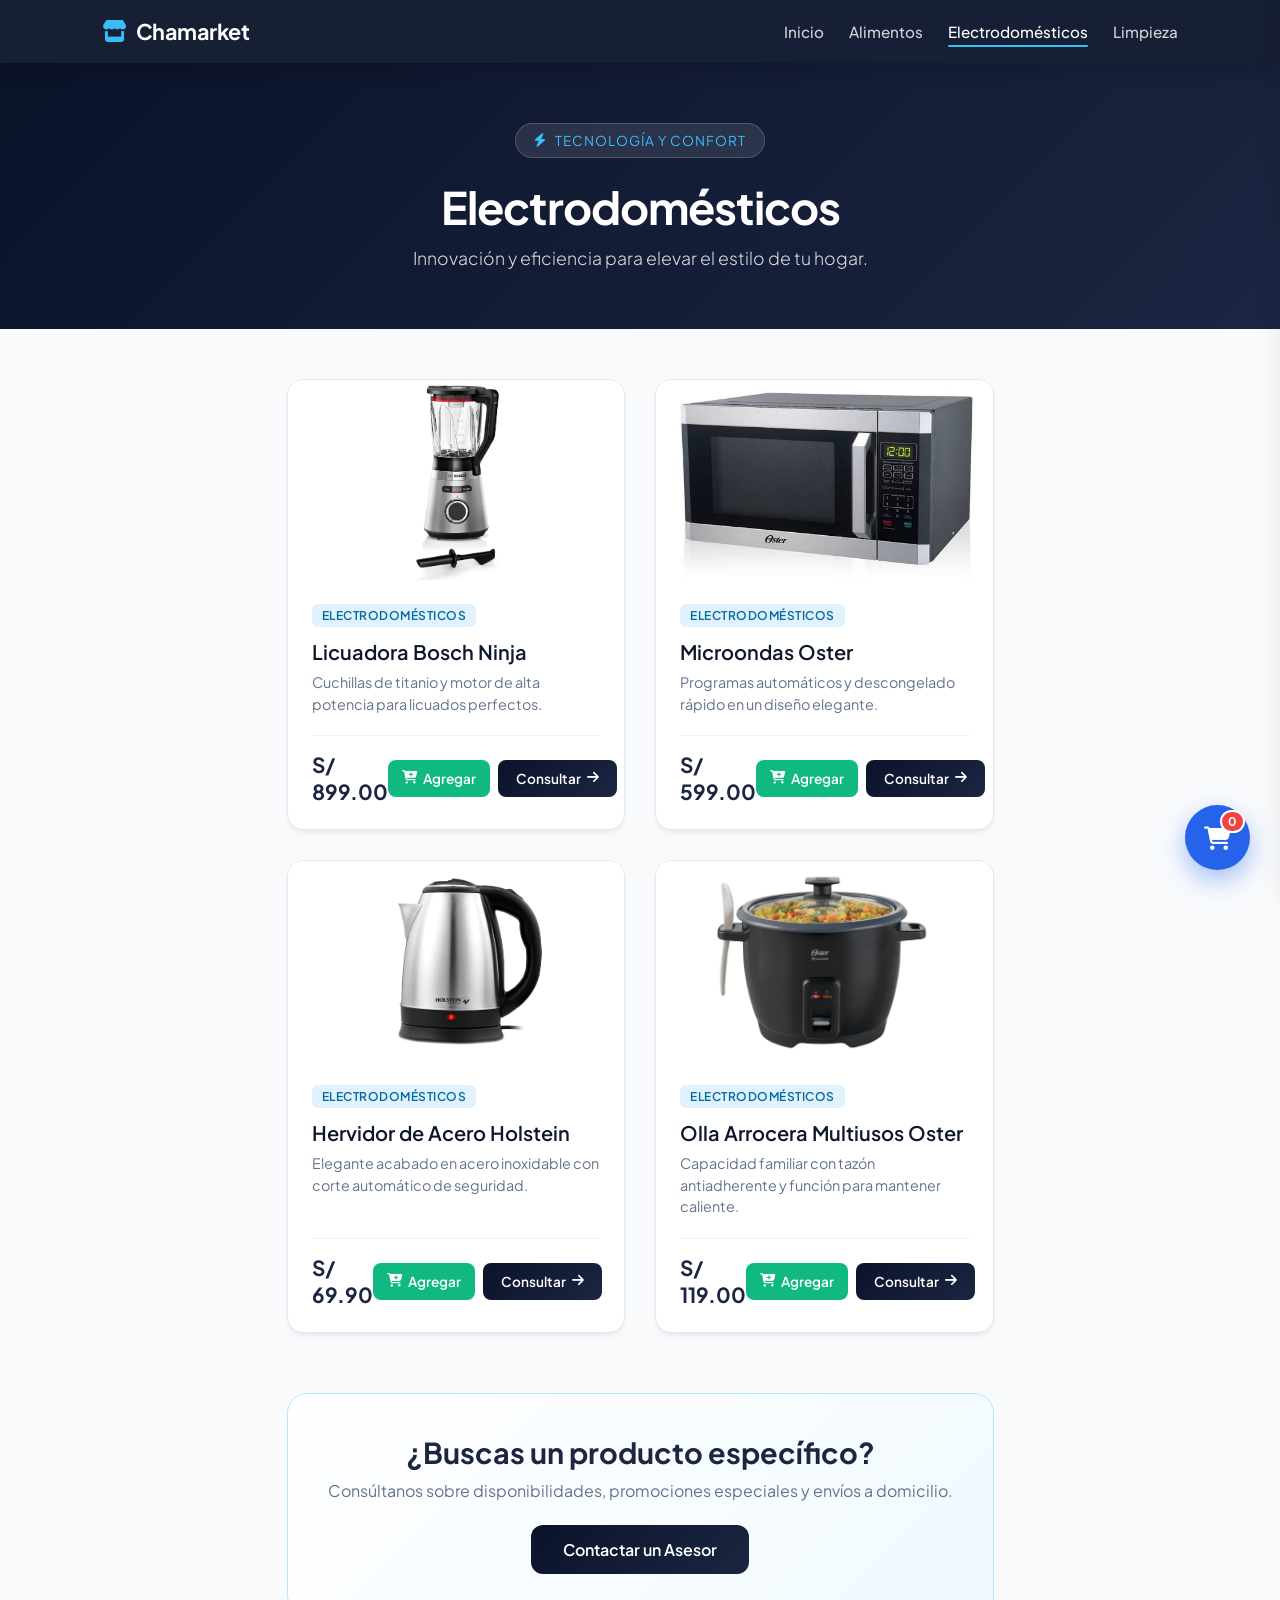
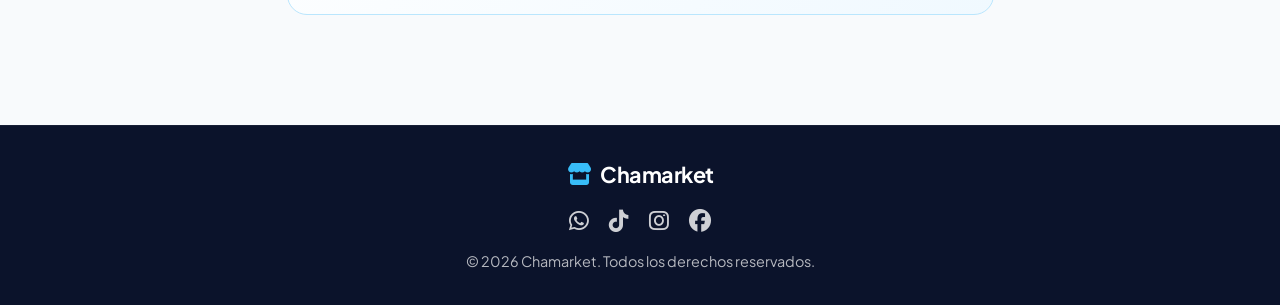
<file: electrodomesticos.html>
<!DOCTYPE html>
<html lang="es">
<head>
  <meta charset="UTF-8">
  <meta name="viewport" content="width=device-width, initial-scale=1.0">
  <title>Electrodomésticos - Chamarket</title>
  <link rel="stylesheet" href="https://cdnjs.cloudflare.com/ajax/libs/font-awesome/6.4.0/css/all.min.css">
  <link href="https://fonts.googleapis.com/css2?family=Plus+Jakarta+Sans:wght@300;400;500;600;700&display=swap" rel="stylesheet">
  <link rel="stylesheet" href="css/estilos.css">
  <script src="js/script.js" defer></script>
</head>
<body>

  <header>
    <a href="index.html" class="logo">
      <i class="fa-solid fa-store"></i> Chamarket
    </a>
    <nav>
      <a href="index.html">Inicio</a>
      <a href="alimentos.html">Alimentos</a>
      <a href="electrodomesticos.html" class="active">Electrodomésticos</a>
      <a href="limpieza.html">Limpieza</a>
    </nav>
  </header>

  <section class="hero">
    <div class="hero-badge">
      <i class="fa-solid fa-bolt"></i> Tecnología y Confort
    </div>
    <h1>Electrodomésticos</h1>
    <p>Innovación y eficiencia para elevar el estilo de tu hogar.</p>
  </section>

  <main class="container">
    <div class="products-grid">

      <!-- Producto 1 -->
      <div class="product-card">
        <div class="product-image">
          <img src="img/licuadora.jpg" alt="Licuadora Pro">
        </div>
        <div class="product-info">
          <span class="badge">Electrodomésticos</span>
          <h3 class="product-title">Licuadora Bosch Ninja</h3>
          <p class="product-description">Cuchillas de titanio y motor de alta potencia para licuados perfectos.</p>
          <div class="product-footer">
            <div class="product-price">S/ 899.00</div>
            <div style="display: flex; gap: 8px; align-items: center;">
              <button class="btn-agregar-prod"><i class="fa-solid fa-cart-plus"></i> Agregar</button>
              <a href="consulta.html" class="btn-consultar">Consultar <i class="fa-solid fa-arrow-right"></i></a>
            </div>
          </div>
        </div>
      </div>

      <!-- Producto 2 -->
      <div class="product-card">
        <div class="product-image">
          <img src="img/microondas.jpg" alt="Microondas Digital">
        </div>
        <div class="product-info">
          <span class="badge">Electrodomésticos</span>
          <h3 class="product-title">Microondas Oster</h3>
          <p class="product-description">Programas automáticos y descongelado rápido en un diseño elegante.</p>
          <div class="product-footer">
            <div class="product-price">S/ 599.00</div>
            <div style="display: flex; gap: 8px; align-items: center;">
              <button class="btn-agregar-prod"><i class="fa-solid fa-cart-plus"></i> Agregar</button>
              <a href="consulta.html" class="btn-consultar">Consultar <i class="fa-solid fa-arrow-right"></i></a>
            </div>
          </div>
        </div>
      </div>

      <!-- Producto 3 -->
      <div class="product-card">
        <div class="product-image">
          <img src="img/hervidor.jpg" alt="Hervidor de Acero">
        </div>
        <div class="product-info">
          <span class="badge">Electrodomésticos</span>
          <h3 class="product-title">Hervidor de Acero Holstein</h3>
          <p class="product-description">Elegante acabado en acero inoxidable con corte automático de seguridad.</p>
          <div class="product-footer">
            <div class="product-price">S/ 69.90</div>
            <div style="display: flex; gap: 8px; align-items: center;">
              <button class="btn-agregar-prod"><i class="fa-solid fa-cart-plus"></i> Agregar</button>
              <a href="consulta.html" class="btn-consultar">Consultar <i class="fa-solid fa-arrow-right"></i></a>
            </div>
          </div>
        </div>
      </div>

      <!-- Producto 4 -->
      <div class="product-card">
        <div class="product-image">
          <img src="img/olla.jpg" alt="Olla Arrocera Multi">
        </div>
        <div class="product-info">
          <span class="badge">Electrodomésticos</span>
          <h3 class="product-title">Olla Arrocera Multiusos Oster</h3>
          <p class="product-description">Capacidad familiar con tazón antiadherente y función para mantener caliente.</p>
          <div class="product-footer">
            <div class="product-price">S/ 119.00</div>
            <div style="display: flex; gap: 8px; align-items: center;">
              <button class="btn-agregar-prod"><i class="fa-solid fa-cart-plus"></i> Agregar</button>
              <a href="consulta.html" class="btn-consultar">Consultar <i class="fa-solid fa-arrow-right"></i></a>
            </div>
          </div>
        </div>
      </div>

    </div>

    <section class="contact-card">
      <h2>¿Buscas un producto específico?</h2>
      <p>Consúltanos sobre disponibilidades, promociones especiales y envíos a domicilio.</p>
      <a href="consulta.html" class="btn-consultar btn-lg">Contactar un Asesor</a>
    </section>
  </main>

  <footer>
    <div class="logo">
      <i class="fa-solid fa-store"></i> Chamarket
    </div>
    <div class="social-links">
      <a href="https://www.whatsapp.com" target="_blank" rel="noopener noreferrer" title="WhatsApp"><i class="fa-brands fa-whatsapp"></i></a>
      <a href="https://www.tiktok.com" target="_blank" rel="noopener noreferrer" title="TikTok"><i class="fa-brands fa-tiktok"></i></a>
      <a href="https://www.instagram.com" target="_blank" rel="noopener noreferrer" title="Instagram"><i class="fa-brands fa-instagram"></i></a>
      <a href="https://www.facebook.com" target="_blank" rel="noopener noreferrer" title="Facebook"><i class="fa-brands fa-facebook"></i></a>
    </div>
    <p>&copy; 2026 Chamarket. Todos los derechos reservados.</p>
  </footer>

</body>
</html>
</file>
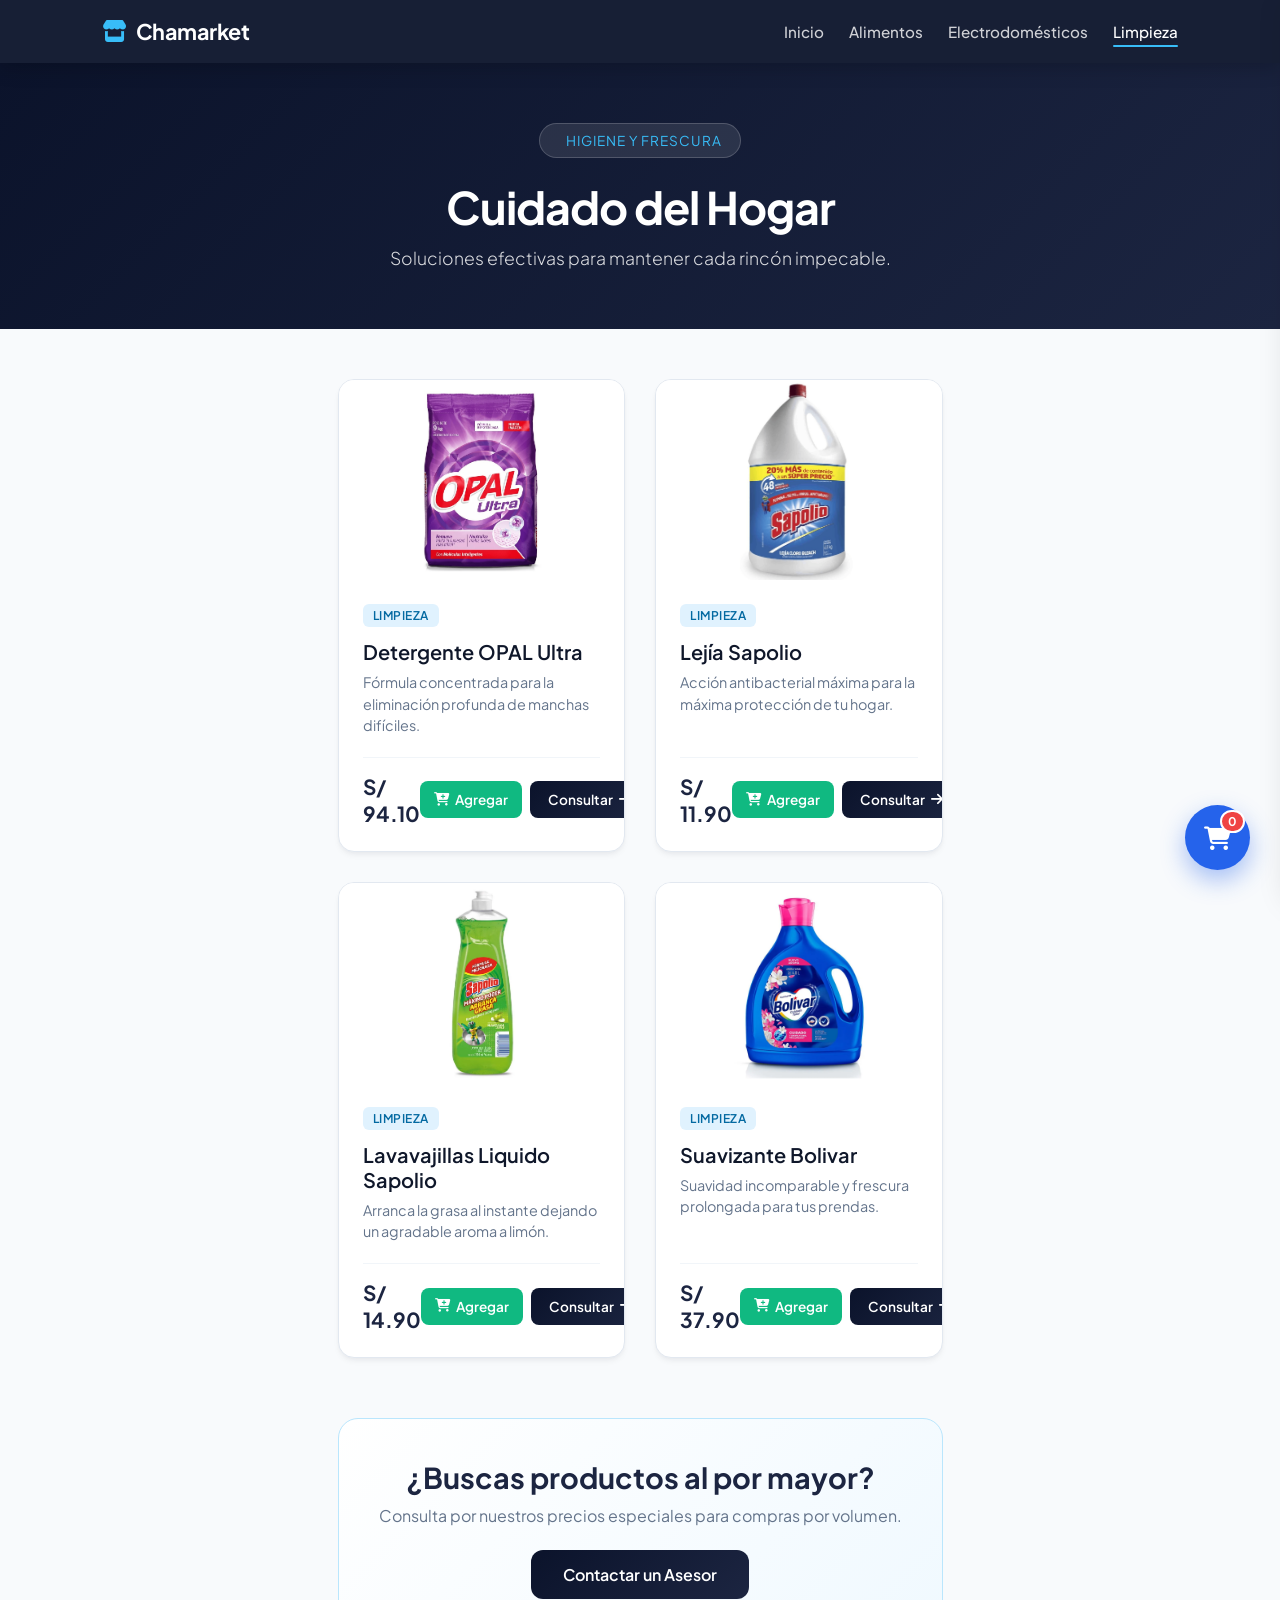
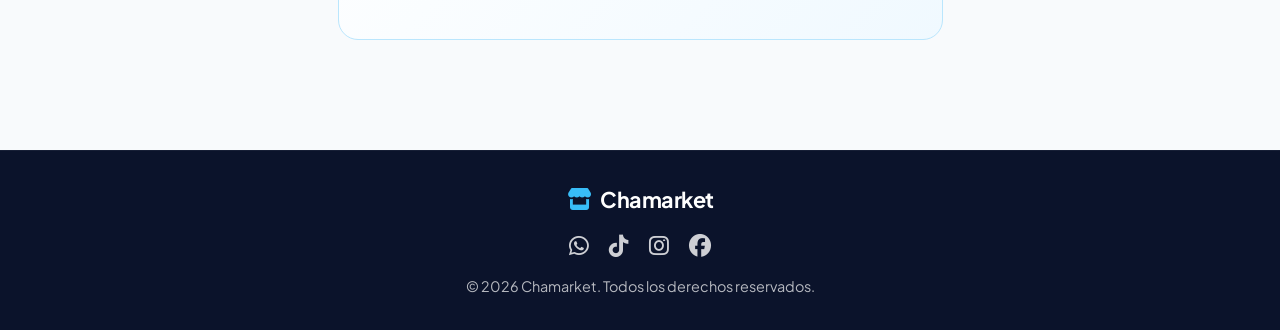
<file: limpieza.html>
<!DOCTYPE html>
<html lang="es">
<head>
  <meta charset="UTF-8">
  <meta name="viewport" content="width=device-width, initial-scale=1.0">
  <title>Limpieza - Chamarket</title>
  <link rel="stylesheet" href="https://cdnjs.cloudflare.com/ajax/libs/font-awesome/6.4.0/css/all.min.css">
  <link href="https://fonts.googleapis.com/css2?family=Plus+Jakarta+Sans:wght@300;400;500;600;700&display=swap" rel="stylesheet">
  <link rel="stylesheet" href="css/estilos.css">
  <script src="js/script.js" defer></script>
</head>
<body>

  <header>
    <a href="index.html" class="logo">
      <i class="fa-solid fa-store"></i> Chamarket
    </a>
    <nav>
      <a href="index.html">Inicio</a>
      <a href="alimentos.html">Alimentos</a>
      <a href="electrodomesticos.html">Electrodomésticos</a>
      <a href="limpieza.html" class="active">Limpieza</a>
    </nav>
  </header>

  <section class="hero">
    <div class="hero-badge">
      <i class="fa-solid fa-sparkles"></i> Higiene y Frescura
    </div>
    <h1>Cuidado del Hogar</h1>
    <p>Soluciones efectivas para mantener cada rincón impecable.</p>
  </section>

  <main class="container">
    <div class="products-grid">

      <!-- Producto 1 -->
      <div class="product-card">
        <div class="product-image">
          <img src="img/detergente.jpg" alt="Detergente Ultra">
        </div>
        <div class="product-info">
          <span class="badge">Limpieza</span>
          <h3 class="product-title">Detergente OPAL Ultra</h3>
          <p class="product-description">Fórmula concentrada para la eliminación profunda de manchas difíciles.</p>
          <div class="product-footer">
            <div class="product-price">S/ 94.10</div>
            <div style="display: flex; gap: 8px; align-items: center;">
              <button class="btn-agregar-prod"><i class="fa-solid fa-cart-plus"></i> Agregar</button>
              <a href="consulta.html" class="btn-consultar">Consultar <i class="fa-solid fa-arrow-right"></i></a>
            </div>
          </div>
        </div>
      </div>

      <!-- Producto 2 -->
      <div class="product-card">
        <div class="product-image">
          <img src="img/lejia.jpg" alt="Lejía Desinfectante">
        </div>
        <div class="product-info">
          <span class="badge">Limpieza</span>
          <h3 class="product-title">Lejía Sapolio</h3>
          <p class="product-description">Acción antibacterial máxima para la máxima protección de tu hogar.</p>
          <div class="product-footer">
            <div class="product-price">S/ 11.90</div>
            <div style="display: flex; gap: 8px; align-items: center;">
              <button class="btn-agregar-prod"><i class="fa-solid fa-cart-plus"></i> Agregar</button>
              <a href="consulta.html" class="btn-consultar">Consultar <i class="fa-solid fa-arrow-right"></i></a>
            </div>
          </div>
        </div>
      </div>

      <!-- Producto 3 -->
      <div class="product-card">
        <div class="product-image">
          <img src="img/sapolio.jpg" alt="Lavavajillas Gel">
        </div>
        <div class="product-info">
          <span class="badge">Limpieza</span>
          <h3 class="product-title">Lavavajillas Liquido Sapolio</h3>
          <p class="product-description">Arranca la grasa al instante dejando un agradable aroma a limón.</p>
          <div class="product-footer">
            <div class="product-price">S/ 14.90</div>
            <div style="display: flex; gap: 8px; align-items: center;">
              <button class="btn-agregar-prod"><i class="fa-solid fa-cart-plus"></i> Agregar</button>
              <a href="consulta.html" class="btn-consultar">Consultar <i class="fa-solid fa-arrow-right"></i></a>
            </div>
          </div>
        </div>
      </div>

      <!-- Producto 4 -->
      <div class="product-card">
        <div class="product-image">
          <img src="img/suavizante.jpg" alt="Suavizante Textil">
        </div>
        <div class="product-info">
          <span class="badge">Limpieza</span>
          <h3 class="product-title">Suavizante Bolivar</h3>
          <p class="product-description">Suavidad incomparable y frescura prolongada para tus prendas.</p>
          <div class="product-footer">
            <div class="product-price">S/ 37.90</div>
            <div style="display: flex; gap: 8px; align-items: center;">
              <button class="btn-agregar-prod"><i class="fa-solid fa-cart-plus"></i> Agregar</button>
              <a href="consulta.html" class="btn-consultar">Consultar <i class="fa-solid fa-arrow-right"></i></a>
            </div>
          </div>
        </div>
      </div>

    </div>

    <section class="contact-card">
      <h2>¿Buscas productos al por mayor?</h2>
      <p>Consulta por nuestros precios especiales para compras por volumen.</p>
      <a href="consulta.html" class="btn-consultar btn-lg">Contactar un Asesor</a>
    </section>
  </main>

  <footer>
    <div class="logo">
      <i class="fa-solid fa-store"></i> Chamarket
    </div>
    <div class="social-links">
      <a href="https://www.whatsapp.com" target="_blank" rel="noopener noreferrer" title="WhatsApp"><i class="fa-brands fa-whatsapp"></i></a>
      <a href="https://www.tiktok.com" target="_blank" rel="noopener noreferrer" title="TikTok"><i class="fa-brands fa-tiktok"></i></a>
      <a href="https://www.instagram.com" target="_blank" rel="noopener noreferrer" title="Instagram"><i class="fa-brands fa-instagram"></i></a>
      <a href="https://www.facebook.com" target="_blank" rel="noopener noreferrer" title="Facebook"><i class="fa-brands fa-facebook"></i></a>
    </div>
    <p>&copy; 2026 Chamarket. Todos los derechos reservados.</p>
  </footer>

</body>
</html>

</body>
</html>
</file>
<file: css/estilos.css>
:root {
  --primary-navy: #0b132b;
  --secondary-navy: #1c2541;
  --accent-blue: #2563eb;
  --accent-light: #38bdf8;
  --bg-gradient: linear-gradient(135deg, #0b132b 0%, #1c2541 100%);
  --card-bg: #ffffff;
  --bg-body: #f8fafc;
  --text-main: #0f172a;
  --text-muted: #64748b;
  --border-color: #e2e8f0;
  --shadow-sm: 0 4px 6px -1px rgba(11, 19, 43, 0.05), 0 2px 4px -1px rgba(11, 19, 43, 0.03);
  --shadow-lg: 0 20px 25px -5px rgba(11, 19, 43, 0.12), 0 10px 10px -5px rgba(11, 19, 43, 0.06);
}

* {
  box-sizing: border-box;
  margin: 0;
  padding: 0;
  font-family: 'Plus Jakarta Sans', sans-serif;
}

body {
  background-color: var(--bg-body);
  color: var(--text-main);
  display: flex;
  flex-direction: column;
  min-height: 100vh;
}

/* Header Nav */
header {
  background: rgba(11, 19, 43, 0.95);
  backdrop-filter: blur(10px);
  color: white;
  padding: 18px 8%;
  display: flex;
  justify-content: space-between;
  align-items: center;
  position: sticky;
  top: 0;
  z-index: 100;
  box-shadow: 0 4px 20px rgba(0, 0, 0, 0.2);
}

.logo {
  display: flex;
  align-items: center;
  gap: 10px;
  font-weight: 700;
  font-size: 1.35rem;
  letter-spacing: -0.5px;
  color: #ffffff;
  text-decoration: none;
}

.logo i {
  color: var(--accent-light);
}

nav {
  display: flex;
  gap: 25px;
}

nav a {
  color: rgba(255, 255, 255, 0.8);
  text-decoration: none;
  font-size: 0.95rem;
  font-weight: 500;
  transition: all 0.3s ease;
  position: relative;
}

nav a:hover, nav a.active {
  color: #ffffff;
}

nav a.active::after {
  content: '';
  position: absolute;
  bottom: -6px;
  left: 0;
  width: 100%;
  height: 2px;
  background-color: var(--accent-light);
  border-radius: 2px;
}

/* Hero Section */
.hero {
  background: var(--bg-gradient);
  color: white;
  text-align: center;
  padding: 60px 20px;
  position: relative;
  overflow: hidden;
}

.hero-badge {
  display: inline-flex;
  align-items: center;
  gap: 8px;
  background: rgba(255, 255, 255, 0.1);
  padding: 8px 18px;
  border-radius: 30px;
  font-size: 0.85rem;
  letter-spacing: 1px;
  text-transform: uppercase;
  margin-bottom: 20px;
  border: 1px solid rgba(255, 255, 255, 0.18);
  color: var(--accent-light);
}

.hero h1 {
  font-size: 2.8rem;
  font-weight: 700;
  margin-bottom: 12px;
  letter-spacing: -1px;
}

.hero p {
  font-size: 1.1rem;
  opacity: 0.85;
  max-width: 600px;
  margin: 0 auto;
  font-weight: 300;
}

/* Layout Main */
.container {
  max-width: 1200px;
  margin: 50px auto;
  padding: 0 20px;
  flex: 1;
}

.products-grid {
  display: grid;
  grid-template-columns: repeat(auto-fit, minmax(260px, 1fr));
  gap: 30px;
  align-items: stretch; /* Garantiza que todas las filas tengan la misma altura */
}

/* Tarjeta de Producto */
.product-card {
  background: var(--card-bg);
  border-radius: 16px; /* Borde redondeado general */
  overflow: hidden; /* Mantiene la imagen y contenido dentro de las esquinas redondeadas */
  box-shadow: var(--shadow-sm);
  border: 1px solid var(--border-color);
  display: flex;
  flex-direction: column;
  height: 100%; /* Obliga a todas las tarjetas a tener la misma altura relativa */
  transition: transform 0.3s ease, box-shadow 0.3s ease;
}

.product-card:hover {
  transform: translateY(-5px);
  box-shadow: var(--shadow-lg);
}

/* Contenedor de Imagen de Producto */
.product-image {
  width: 100%;
  height: 200px; /* Altura uniforme fija para la sección de imagen */
  overflow: hidden;
  background-color: #f1f5f9;
  display: flex;
  align-items: center;
  justify-content: center;
  position: relative;
}

.product-image img {
  width: 100%;
  height: 100%;
  object-fit: cover; /* Rellena el recuadro perfectamente sin deformar la imagen */
  object-position: center;
  transition: transform 0.4s ease;
}

.product-card:hover .product-image img {
  transform: scale(1.08); /* Efecto de zoom suave al pasar el cursor */
}

.product-info {
  padding: 24px;
  display: flex;
  flex-direction: column;
  flex-grow: 1; /* Permite estirar la tarjeta para alinear los botones inferiores */
}

.badge {
  align-self: flex-start;
  background-color: #e0f2fe;
  color: #0369a1;
  font-size: 0.75rem;
  font-weight: 600;
  padding: 4px 10px;
  border-radius: 6px;
  margin-bottom: 12px;
  text-transform: uppercase;
  letter-spacing: 0.5px;
}

.product-title {
  font-size: 1.25rem;
  font-weight: 600;
  margin-bottom: 8px;
  color: var(--text-main);
}

.product-description {
  font-size: 0.9rem;
  color: var(--text-muted);
  margin-bottom: 20px;
  line-height: 1.5;
}

.product-footer {
  margin-top: auto; /* Empuja el botón y el precio siempre al fondo de la tarjeta */
  display: flex;
  align-items: center;
  justify-content: space-between;
  padding-top: 15px;
  border-top: 1px solid #f1f5f9;
}

.product-price {
  font-size: 1.3rem;
  font-weight: 700;
  color: var(--secondary-navy);
}

.btn-consultar {
  background: var(--bg-gradient);
  color: white;
  border: none;
  padding: 10px 18px;
  border-radius: 8px;
  font-weight: 600;
  font-size: 0.85rem;
  cursor: pointer;
  transition: all 0.2s ease;
  display: inline-flex;
  align-items: center;
  gap: 6px;
  text-decoration: none;
}

.btn-consultar:hover {
  background: #1e293b;
  box-shadow: 0 4px 12px rgba(11, 19, 43, 0.3);
  color: #ffffff;
}

/* Formulario de Consultas */
.form-card {
  background: #ffffff;
  padding: 40px;
  border-radius: 20px;
  box-shadow: var(--shadow-sm);
  border: 1px solid var(--border-color);
  max-width: 600px;
  margin: 0 auto;
}

.form-group {
  margin-bottom: 20px;
  text-align: left;
}

.form-group label {
  display: block;
  font-weight: 600;
  margin-bottom: 8px;
  color: var(--text-main);
}

.form-control {
  width: 100%;
  padding: 12px 16px;
  border: 1px solid var(--border-color);
  border-radius: 8px;
  font-size: 0.95rem;
  transition: border-color 0.3s ease;
}

.form-control:focus {
  outline: none;
  border-color: var(--accent-blue);
}

textarea.form-control {
  resize: vertical;
  min-height: 120px;
}

.alert-success {
  background-color: #dcfce7;
  color: #166534;
  border: 1px solid #bbf7d0;
  padding: 15px;
  border-radius: 8px;
  margin-bottom: 20px;
  display: none;
  text-align: center;
  font-weight: 500;
}

/* Banner Contacto */
.contact-card {
  background: linear-gradient(135deg, #ffffff 0%, #f0f9ff 100%);
  border: 1px solid #bae6fd;
  border-radius: 20px;
  padding: 40px;
  text-align: center;
  margin-top: 60px;
}

.contact-card h2 {
  color: var(--secondary-navy);
  font-size: 1.8rem;
  font-weight: 700;
  margin-bottom: 10px;
}

.contact-card p {
  color: var(--text-muted);
  margin-bottom: 24px;
}

.btn-lg {
  padding: 14px 32px;
  font-size: 1rem;
  border-radius: 12px;
}

/* Modal Emergente de Consulta */
.modal-overlay {
  position: fixed;
  top: 0;
  left: 0;
  width: 100%;
  height: 100%;
  background: rgba(11, 19, 43, 0.6);
  backdrop-filter: blur(4px);
  display: flex;
  align-items: center;
  justify-content: center;
  opacity: 0;
  visibility: hidden;
  transition: all 0.3s ease;
  z-index: 1000;
}

.modal-overlay.active {
  opacity: 1;
  visibility: visible;
}

.modal-box {
  background: white;
  padding: 32px;
  border-radius: 16px;
  max-width: 420px;
  width: 90%;
  text-align: center;
  box-shadow: var(--shadow-lg);
  transform: translateY(20px);
  transition: transform 0.3s ease;
}

.modal-overlay.active .modal-box {
  transform: translateY(0);
}

.modal-box .success-icon {
  font-size: 3rem;
  color: #10b981;
  margin-bottom: 16px;
}

.modal-box h3 {
  margin-bottom: 10px;
  color: var(--text-main);
  font-size: 1.3rem;
}

.modal-box p {
  color: var(--text-muted);
  font-size: 0.95rem;
  line-height: 1.5;
  margin-bottom: 24px;
}

.modal-close {
  background: var(--bg-gradient);
  color: white;
  border: none;
  padding: 12px 28px;
  border-radius: 8px;
  font-weight: 600;
  cursor: pointer;
  transition: background 0.2s ease;
}

.modal-close:hover {
  background: #1e293b;
}

/* Footer */
footer {
  background-color: var(--primary-navy);
  color: rgba(255, 255, 255, 0.7);
  text-align: center;
  padding: 35px 20px;
  font-size: 0.9rem;
  margin-top: 60px;
  border-top: 1px solid rgba(255, 255, 255, 0.05);
}

footer .logo {
  justify-content: center;
  color: white;
  margin-bottom: 12px;
}

.social-links {
  display: flex;
  justify-content: center;
  gap: 20px;
  margin: 18px 0;
}

.social-links a {
  color: rgba(255, 255, 255, 0.8);
  font-size: 1.4rem;
  transition: all 0.3s ease;
}

.social-links a:hover {
  color: var(--accent-light);
  transform: translateY(-3px);
}
/* ==========================================
   ESTILOS DEL CARRITO FLOTANTE Y BARRA LATERAL
   ========================================== */

.floating-cart-btn {
  position: fixed;
  bottom: 30px;
  right: 30px;
  background: var(--accent-blue);
  color: white;
  width: 65px;
  height: 65px;
  border-radius: 50%;
  display: flex;
  align-items: center;
  justify-content: center;
  font-size: 1.5rem;
  box-shadow: 0 10px 25px rgba(37, 99, 235, 0.4);
  cursor: pointer;
  z-index: 1000;
  transition: transform 0.3s ease, background 0.3s ease;
  border: none;
}

.floating-cart-btn:hover {
  transform: scale(1.1);
  background: #1d4ed8;
}

.cart-badge-count {
  position: absolute;
  top: 5px;
  right: 5px;
  background: #ef4444;
  color: white;
  font-size: 0.75rem;
  font-weight: 700;
  padding: 2px 6px;
  border-radius: 50px;
  border: 2px solid white;
}

/* Barra Lateral (Sidebar) del Carrito */


.cart-sidebar {
  position: fixed;
  top: 0;
  right: -420px;
  width: 100%;
  max-width: 400px;
  height: 100%;
  background: white;
  box-shadow: -10px 0 30px rgba(0, 0, 0, 0.15);
  z-index: 1200;
  display: flex;
  flex-direction: column;
  transition: right 0.35s cubic-bezier(0.16, 1, 0.3, 1);
}

.cart-sidebar.active {
  right: 0;
}

.cart-header {
  padding: 20px 24px;
  background: var(--primary-navy);
  color: white;
  display: flex;
  justify-content: space-between;
  align-items: center;
}

.cart-header h3 {
  font-size: 1.2rem;
  display: flex;
  align-items: center;
  gap: 10px;
}

.cart-close-btn {
  background: none;
  border: none;
  color: white;
  font-size: 1.25rem;
  cursor: pointer;
  transition: color 0.2s;
}

.cart-close-btn:hover {
  color: var(--accent-light);
}

.cart-items-container {
  padding: 20px 24px;
  flex: 1;
  overflow-y: auto;
  display: flex;
  flex-direction: column;
  gap: 15px;
}

.cart-item {
  display: flex;
  align-items: center;
  justify-content: space-between;
  padding: 12px;
  background: #f8fafc;
  border-radius: 10px;
  border: 1px solid var(--border-color);
  gap: 10px;
}

.cart-item-info {
  display: flex;
  flex-direction: column;
  gap: 4px;
  flex: 1;
  min-width: 0;
}

.cart-item-title {
  font-size: 0.95rem;
  font-weight: 600;
  color: var(--text-main);
  white-space: nowrap;
  overflow: hidden;
  text-overflow: ellipsis; /* Colapsa el texto a "leche laiv..." */
  max-width: 150px;
}

.cart-item-price {
  font-size: 0.85rem;
  color: var(--text-muted);
}

.cart-item-controls {
  display: flex;
  align-items: center;
  gap: 8px;
}

.qty-btn {
  background: var(--primary-navy);
  color: white;
  border: none;
  width: 26px;
  height: 26px;
  border-radius: 6px;
  font-size: 0.85rem;
  cursor: pointer;
  display: flex;
  align-items: center;
  justify-content: center;
  transition: background 0.2s;
}

.qty-btn:hover {
  background: var(--accent-blue);
}

.qty-display {
  font-weight: 600;
  font-size: 0.95rem;
  min-width: 20px;
  text-align: center;
}

.cart-footer {
  padding: 20px 24px;
  background: white;
  border-top: 1px solid var(--border-color);
  display: flex;
  flex-direction: column;
  gap: 12px;
}

.cart-total {
  display: flex;
  justify-content: space-between;
  font-size: 1.1rem;
  font-weight: 700;
  color: var(--secondary-navy);
}

.btn-checkout {
  background: #10b981;
  color: white;
  border: none;
  padding: 14px;
  border-radius: 10px;
  font-weight: 600;
  font-size: 1rem;
  cursor: pointer;
  text-align: center;
  text-decoration: none;
  transition: background 0.2s, box-shadow 0.2s;
  display: block;
}

.btn-checkout:hover {
  background: #059669;
  box-shadow: 0 4px 12px rgba(16, 185, 129, 0.3);
  color: white;
}

.btn-agregar-prod {
  background: #10b981;
  color: white;
  border: none;
  padding: 10px 14px;
  border-radius: 8px;
  font-weight: 600;
  font-size: 0.85rem;
  cursor: pointer;
  transition: all 0.2s ease;
  display: inline-flex;
  align-items: center;
  gap: 6px;
}

.btn-agregar-prod:hover {
  background: #059669;
  box-shadow: 0 4px 12px rgba(16, 185, 129, 0.3);
}
</file>
